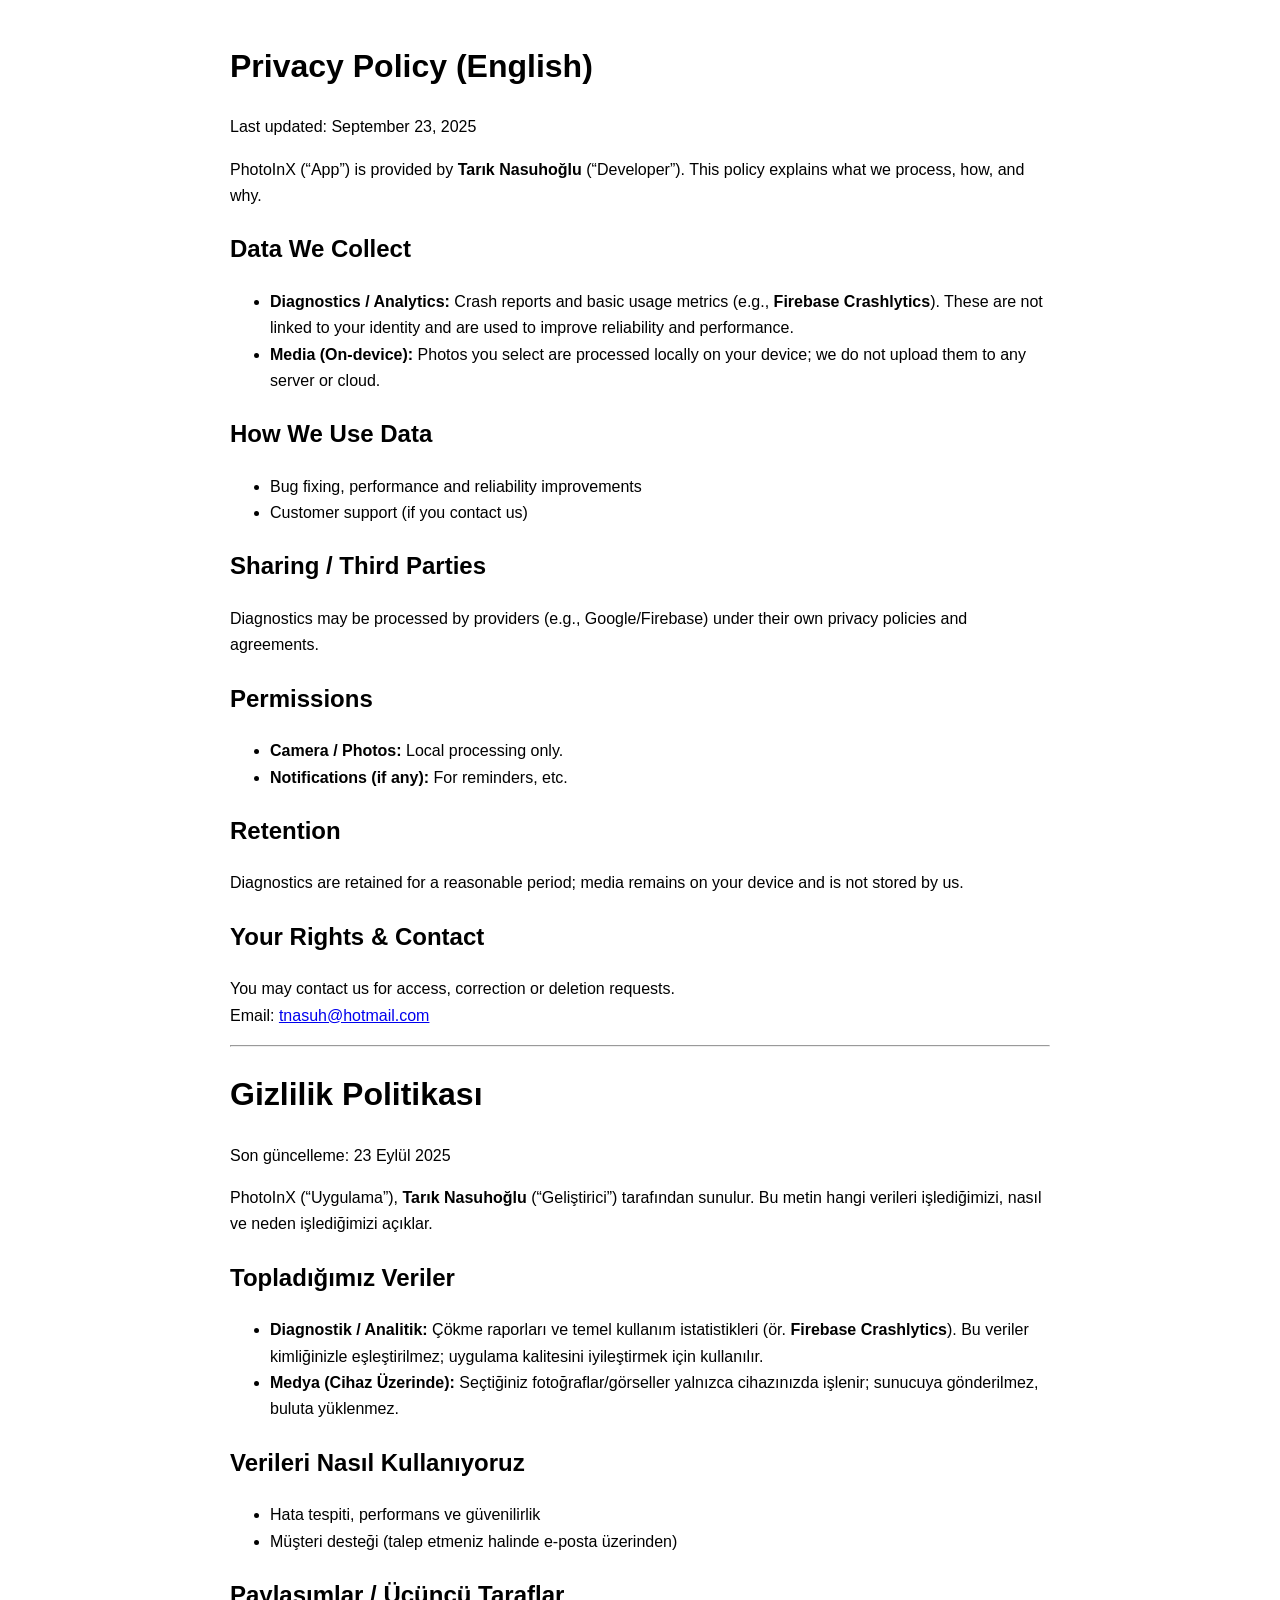
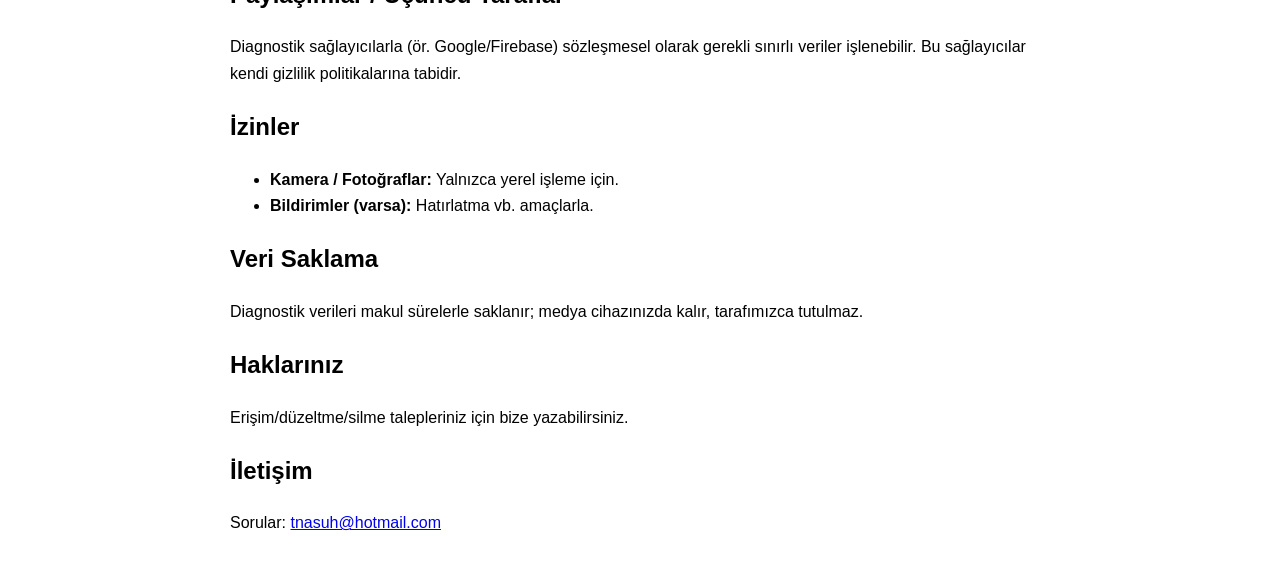
<file: privacypolicy/photoinx-privacypolicy.html>
<!doctype html>
<html lang="tr">
<head>
<meta charset="utf-8">
<title>Gizlilik Politikası | PhotoInX</title>
<meta name="viewport" content="width=device-width, initial-scale=1">
<style>body{max-width:820px;margin:40px auto;padding:0 16px;font-family:-apple-system,Segoe UI,Roboto,sans-serif;line-height:1.65}</style>
</head>
<body>
<h1>Privacy Policy (English)</h1>
<p>Last updated: September 23, 2025</p>

<p>PhotoInX (“App”) is provided by <strong>Tarık Nasuhoğlu</strong> (“Developer”). This policy explains what we process, how, and why.</p>

<h2>Data We Collect</h2>
<ul>
  <li><strong>Diagnostics / Analytics:</strong> Crash reports and basic usage metrics (e.g., <strong>Firebase Crashlytics</strong>). These are not linked to your identity and are used to improve reliability and performance.</li>
  <li><strong>Media (On-device):</strong> Photos you select are processed locally on your device; we do not upload them to any server or cloud.</li>
</ul>

<h2>How We Use Data</h2>
<ul>
  <li>Bug fixing, performance and reliability improvements</li>
  <li>Customer support (if you contact us)</li>
</ul>

<h2>Sharing / Third Parties</h2>
<p>Diagnostics may be processed by providers (e.g., Google/Firebase) under their own privacy policies and agreements.</p>

<h2>Permissions</h2>
<ul>
  <li><strong>Camera / Photos:</strong> Local processing only.</li>
  <li><strong>Notifications (if any):</strong> For reminders, etc.</li>
</ul>

<h2>Retention</h2>
<p>Diagnostics are retained for a reasonable period; media remains on your device and is not stored by us.</p>

<h2>Your Rights & Contact</h2>
<p>You may contact us for access, correction or deletion requests.<br>
Email: <a href="mailto:tnasuh@hotmail.com">tnasuh@hotmail.com</a></p>
  
<hr>

<h1>Gizlilik Politikası</h1>
<p>Son güncelleme: 23 Eylül 2025</p>

<p>PhotoInX (“Uygulama”), <strong>Tarık Nasuhoğlu</strong> (“Geliştirici”) tarafından sunulur. Bu metin hangi verileri işlediğimizi, nasıl ve neden işlediğimizi açıklar.</p>

<h2>Topladığımız Veriler</h2>
<ul>
  <li><strong>Diagnostik / Analitik:</strong> Çökme raporları ve temel kullanım istatistikleri (ör. <strong>Firebase Crashlytics</strong>). Bu veriler kimliğinizle eşleştirilmez; uygulama kalitesini iyileştirmek için kullanılır.</li>
  <li><strong>Medya (Cihaz Üzerinde):</strong> Seçtiğiniz fotoğraflar/görseller yalnızca cihazınızda işlenir; sunucuya gönderilmez, buluta yüklenmez.</li>
</ul>

<h2>Verileri Nasıl Kullanıyoruz</h2>
<ul>
  <li>Hata tespiti, performans ve güvenilirlik</li>
  <li>Müşteri desteği (talep etmeniz halinde e-posta üzerinden)</li>
</ul>

<h2>Paylaşımlar / Üçüncü Taraflar</h2>
<p>Diagnostik sağlayıcılarla (ör. Google/Firebase) sözleşmesel olarak gerekli sınırlı veriler işlenebilir. Bu sağlayıcılar kendi gizlilik politikalarına tabidir.</p>

<h2>İzinler</h2>
<ul>
  <li><strong>Kamera / Fotoğraflar:</strong> Yalnızca yerel işleme için.</li>
  <li><strong>Bildirimler (varsa):</strong> Hatırlatma vb. amaçlarla.</li>
</ul>

<h2>Veri Saklama</h2>
<p>Diagnostik verileri makul sürelerle saklanır; medya cihazınızda kalır, tarafımızca tutulmaz.</p>

<h2>Haklarınız</h2>
<p>Erişim/düzeltme/silme talepleriniz için bize yazabilirsiniz.</p>

<h2>İletişim</h2>
<p>Sorular: <a href="mailto:tnasuh@hotmail.com">tnasuh@hotmail.com</a></p>

</body>
</html>
</file>
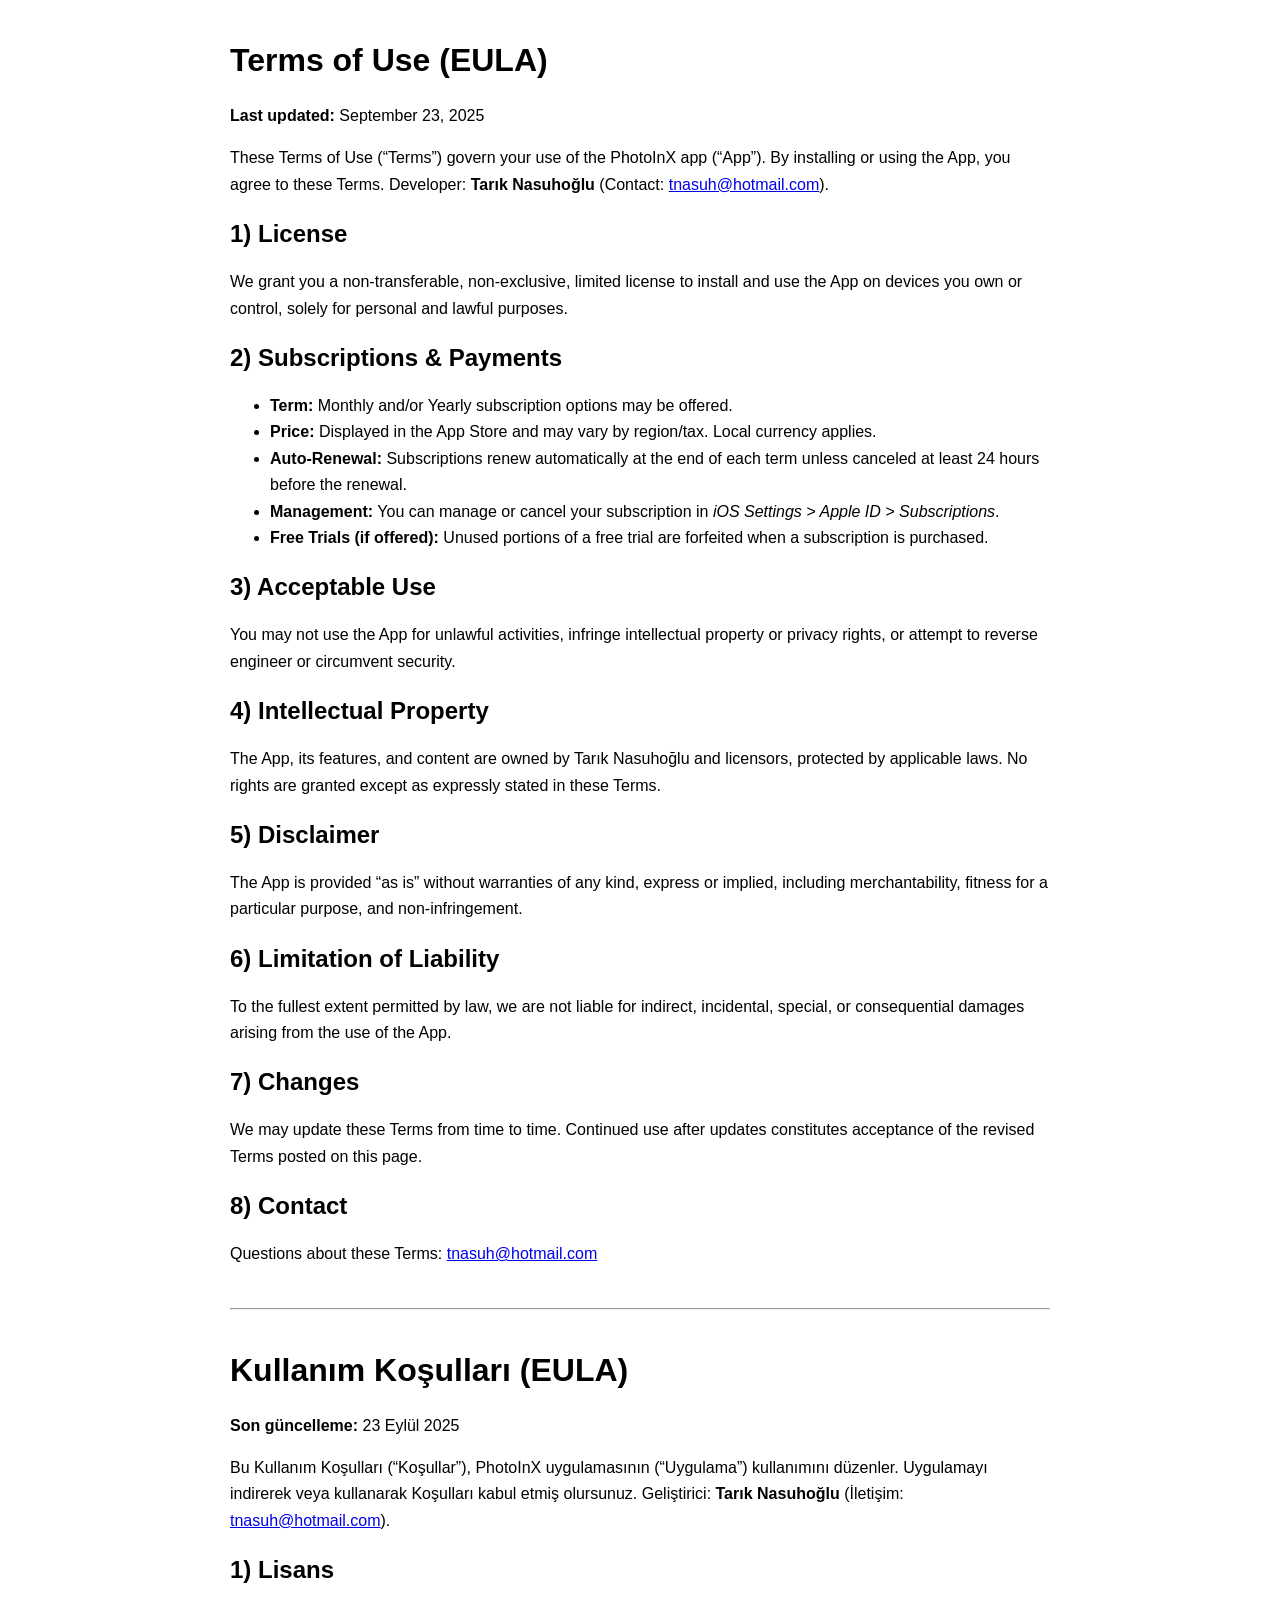
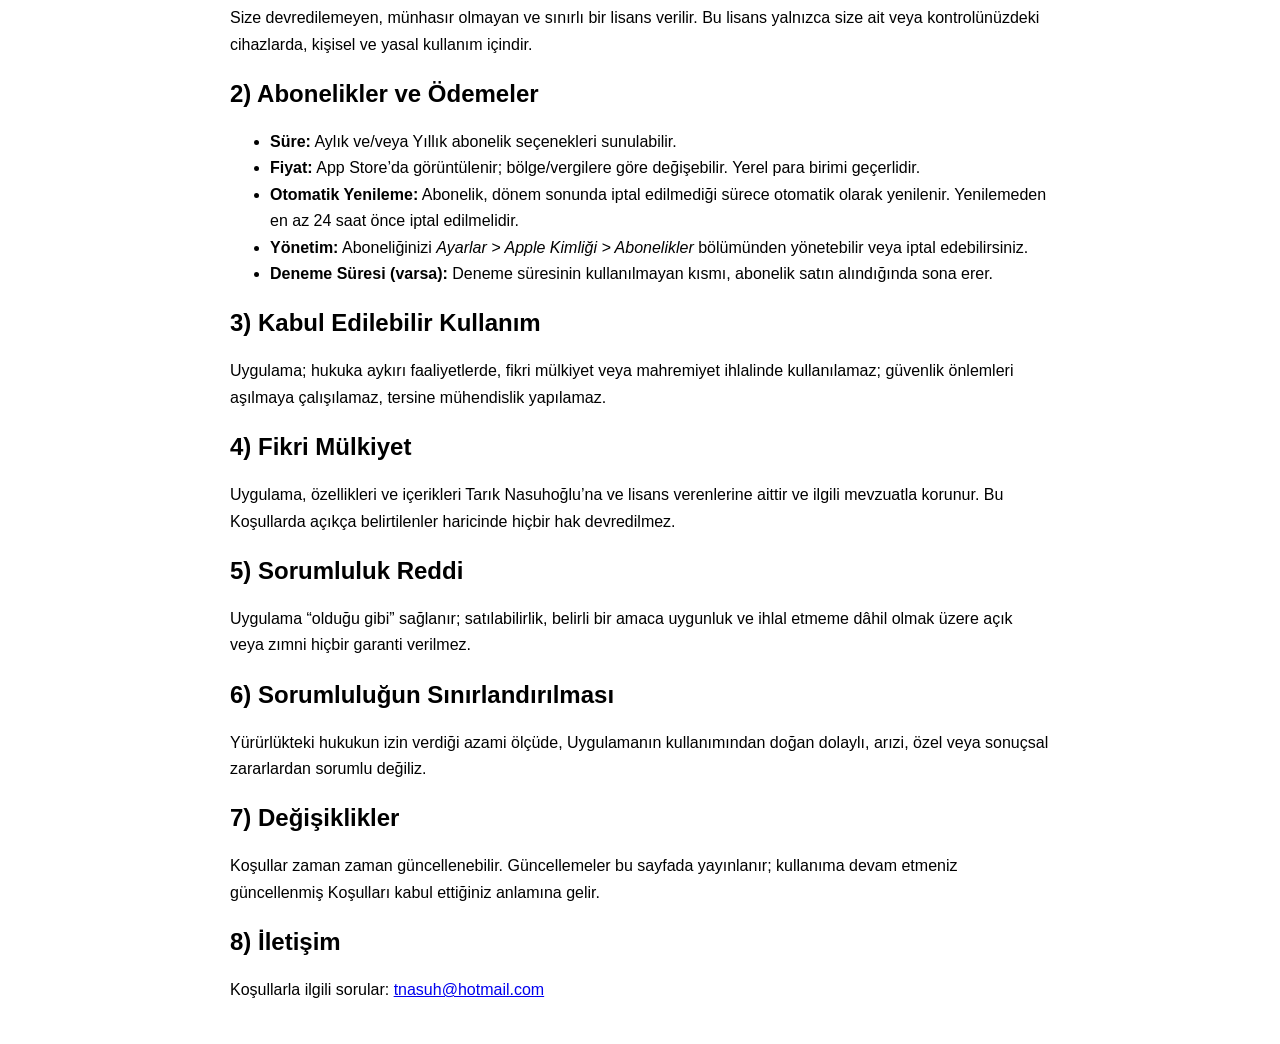
<file: privacypolicy/photoinx-terms.html>
<!doctype html>
<html lang="en">
<head>
  <meta charset="utf-8" />
  <title>Terms of Use (EULA) | PhotoInX</title>
  <meta name="viewport" content="width=device-width, initial-scale=1" />
  <style>
    body{max-width:820px;margin:40px auto;padding:0 16px;font-family:-apple-system, Segoe UI, Roboto, sans-serif;line-height:1.65}
    h1,h2{line-height:1.3}
    hr{margin:40px 0}
  </style>
</head>
<body>

  <!-- ENGLISH FIRST -->
  <h1>Terms of Use (EULA)</h1>
  <p><strong>Last updated:</strong> September 23, 2025</p>
  <p>These Terms of Use (“Terms”) govern your use of the PhotoInX app (“App”). By installing or using the App, you agree to these Terms. Developer: <strong>Tarık Nasuhoğlu</strong> (Contact: <a href="mailto:tnasuh@hotmail.com">tnasuh@hotmail.com</a>).</p>

  <h2>1) License</h2>
  <p>We grant you a non-transferable, non-exclusive, limited license to install and use the App on devices you own or control, solely for personal and lawful purposes.</p>

  <h2>2) Subscriptions & Payments</h2>
  <ul>
    <li><strong>Term:</strong> Monthly and/or Yearly subscription options may be offered.</li>
    <li><strong>Price:</strong> Displayed in the App Store and may vary by region/tax. Local currency applies.</li>
    <li><strong>Auto-Renewal:</strong> Subscriptions renew automatically at the end of each term unless canceled at least 24 hours before the renewal.</li>
    <li><strong>Management:</strong> You can manage or cancel your subscription in <em>iOS Settings &gt; Apple ID &gt; Subscriptions</em>.</li>
    <li><strong>Free Trials (if offered):</strong> Unused portions of a free trial are forfeited when a subscription is purchased.</li>
  </ul>

  <h2>3) Acceptable Use</h2>
  <p>You may not use the App for unlawful activities, infringe intellectual property or privacy rights, or attempt to reverse engineer or circumvent security.</p>

  <h2>4) Intellectual Property</h2>
  <p>The App, its features, and content are owned by Tarık Nasuhoğlu and licensors, protected by applicable laws. No rights are granted except as expressly stated in these Terms.</p>

  <h2>5) Disclaimer</h2>
  <p>The App is provided “as is” without warranties of any kind, express or implied, including merchantability, fitness for a particular purpose, and non-infringement.</p>

  <h2>6) Limitation of Liability</h2>
  <p>To the fullest extent permitted by law, we are not liable for indirect, incidental, special, or consequential damages arising from the use of the App.</p>

  <h2>7) Changes</h2>
  <p>We may update these Terms from time to time. Continued use after updates constitutes acceptance of the revised Terms posted on this page.</p>

  <h2>8) Contact</h2>
  <p>Questions about these Terms: <a href="mailto:tnasuh@hotmail.com">tnasuh@hotmail.com</a></p>

  <hr />

  <!-- TÜRKÇE ALTA -->
  <h1>Kullanım Koşulları (EULA)</h1>
  <p><strong>Son güncelleme:</strong> 23 Eylül 2025</p>
  <p>Bu Kullanım Koşulları (“Koşullar”), PhotoInX uygulamasının (“Uygulama”) kullanımını düzenler. Uygulamayı indirerek veya kullanarak Koşulları kabul etmiş olursunuz. Geliştirici: <strong>Tarık Nasuhoğlu</strong> (İletişim: <a href="mailto:tnasuh@hotmail.com">tnasuh@hotmail.com</a>).</p>

  <h2>1) Lisans</h2>
  <p>Size devredilemeyen, münhasır olmayan ve sınırlı bir lisans verilir. Bu lisans yalnızca size ait veya kontrolünüzdeki cihazlarda, kişisel ve yasal kullanım içindir.</p>

  <h2>2) Abonelikler ve Ödemeler</h2>
  <ul>
    <li><strong>Süre:</strong> Aylık ve/veya Yıllık abonelik seçenekleri sunulabilir.</li>
    <li><strong>Fiyat:</strong> App Store’da görüntülenir; bölge/vergilere göre değişebilir. Yerel para birimi geçerlidir.</li>
    <li><strong>Otomatik Yenileme:</strong> Abonelik, dönem sonunda iptal edilmediği sürece otomatik olarak yenilenir. Yenilemeden en az 24 saat önce iptal edilmelidir.</li>
    <li><strong>Yönetim:</strong> Aboneliğinizi <em>Ayarlar &gt; Apple Kimliği &gt; Abonelikler</em> bölümünden yönetebilir veya iptal edebilirsiniz.</li>
    <li><strong>Deneme Süresi (varsa):</strong> Deneme süresinin kullanılmayan kısmı, abonelik satın alındığında sona erer.</li>
  </ul>

  <h2>3) Kabul Edilebilir Kullanım</h2>
  <p>Uygulama; hukuka aykırı faaliyetlerde, fikri mülkiyet veya mahremiyet ihlalinde kullanılamaz; güvenlik önlemleri aşılmaya çalışılamaz, tersine mühendislik yapılamaz.</p>

  <h2>4) Fikri Mülkiyet</h2>
  <p>Uygulama, özellikleri ve içerikleri Tarık Nasuhoğlu’na ve lisans verenlerine aittir ve ilgili mevzuatla korunur. Bu Koşullarda açıkça belirtilenler haricinde hiçbir hak devredilmez.</p>

  <h2>5) Sorumluluk Reddi</h2>
  <p>Uygulama “olduğu gibi” sağlanır; satılabilirlik, belirli bir amaca uygunluk ve ihlal etmeme dâhil olmak üzere açık veya zımni hiçbir garanti verilmez.</p>

  <h2>6) Sorumluluğun Sınırlandırılması</h2>
  <p>Yürürlükteki hukukun izin verdiği azami ölçüde, Uygulamanın kullanımından doğan dolaylı, arızi, özel veya sonuçsal zararlardan sorumlu değiliz.</p>

  <h2>7) Değişiklikler</h2>
  <p>Koşullar zaman zaman güncellenebilir. Güncellemeler bu sayfada yayınlanır; kullanıma devam etmeniz güncellenmiş Koşulları kabul ettiğiniz anlamına gelir.</p>

  <h2>8) İletişim</h2>
  <p>Koşullarla ilgili sorular: <a href="mailto:tnasuh@hotmail.com">tnasuh@hotmail.com</a></p>

</body>
</html>
</file>
